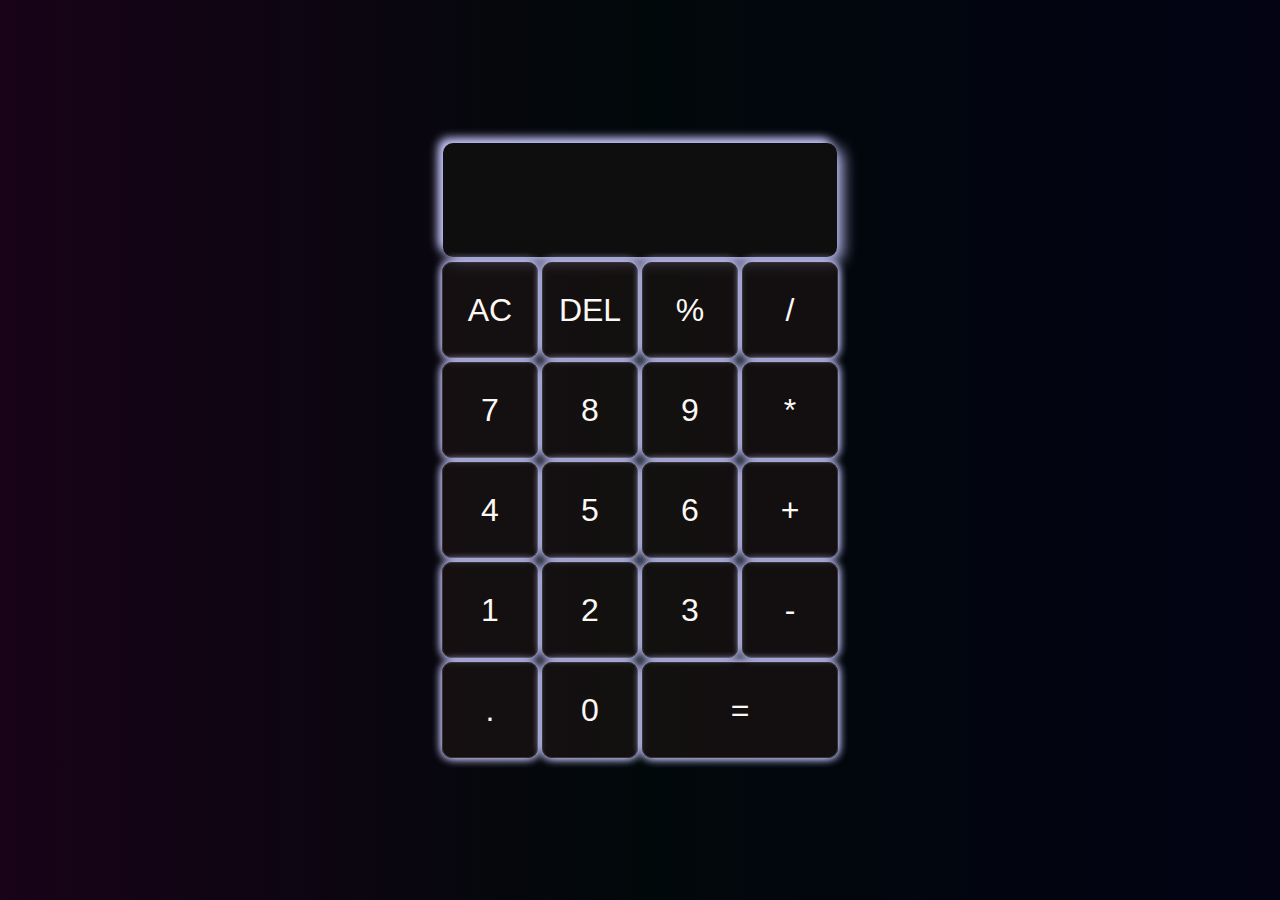
<file: Calculator site/index.html>
<!DOCTYPE html>
<html lang="en">

<head>
    <meta charset="UTF-8" />
    <meta name="viewport" content="width=device-width, initial-scale=1.0" />
    <title>Calculator</title>
    <link rel="stylesheet" href="style.css" />
    <script src="script.js" defer></script>
</head>

<body>
    <div class="calculator">
        <div class="output">
            <div data-prev-operand class="screen-up"></div>
            <div data-curr-operand class="screen-down"></div>
        </div>
        <button data-all-clear>AC</button>
        <button data-delete>DEL</button>
        <button data-operator>%</button>
        <button data-operator>/</button>

        <button data-number>7</button>
        <button data-number>8</button>
        <button data-number>9</button>
        <button data-operator>*</button>

        <button data-number>4</button>
        <button data-number>5</button>
        <button data-number>6</button>
        <button data-operator>+</button>

        <button data-number>1</button>
        <button data-number>2</button>
        <button data-number>3</button>
        <button data-operator>-</button>

        <button data-number>.</button>
        <button data-number>0</button>
        <button class="span-two" data-equals>=</button>
    </div>
</body>

</html>
</file>
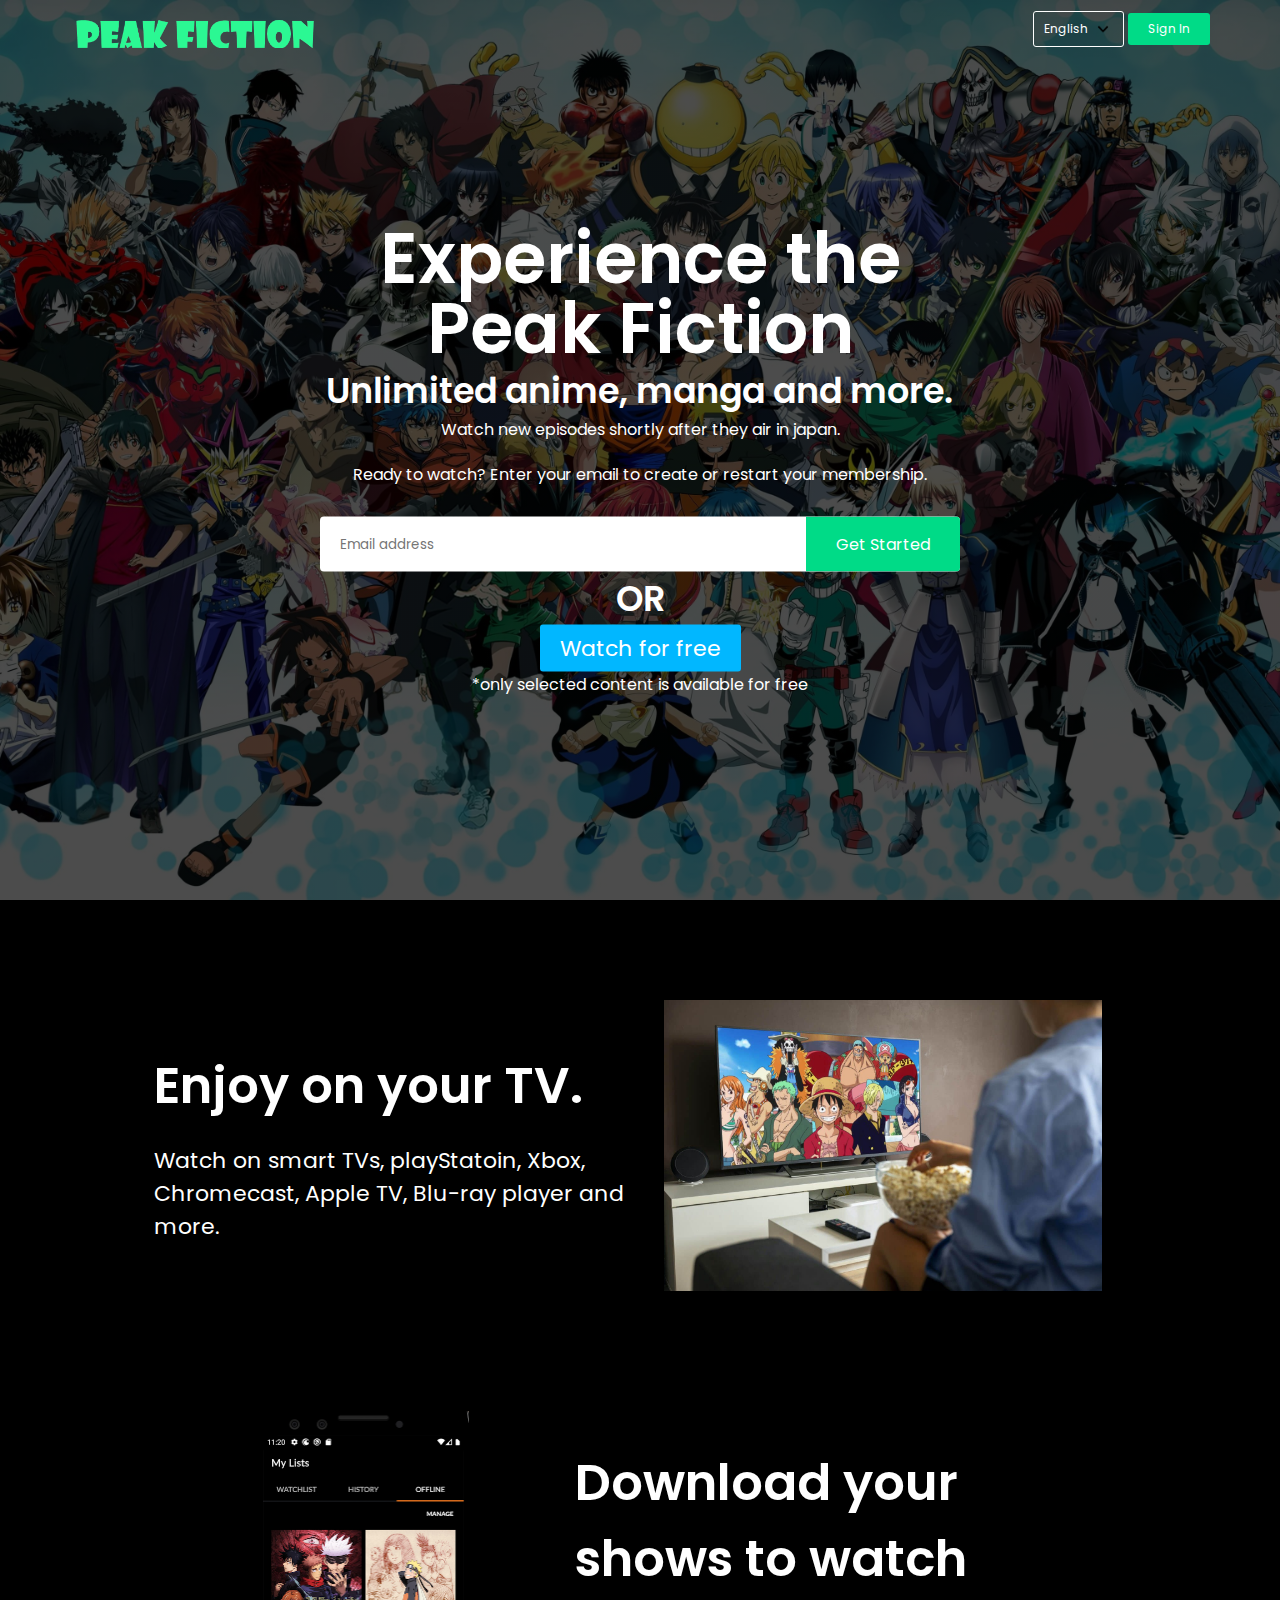
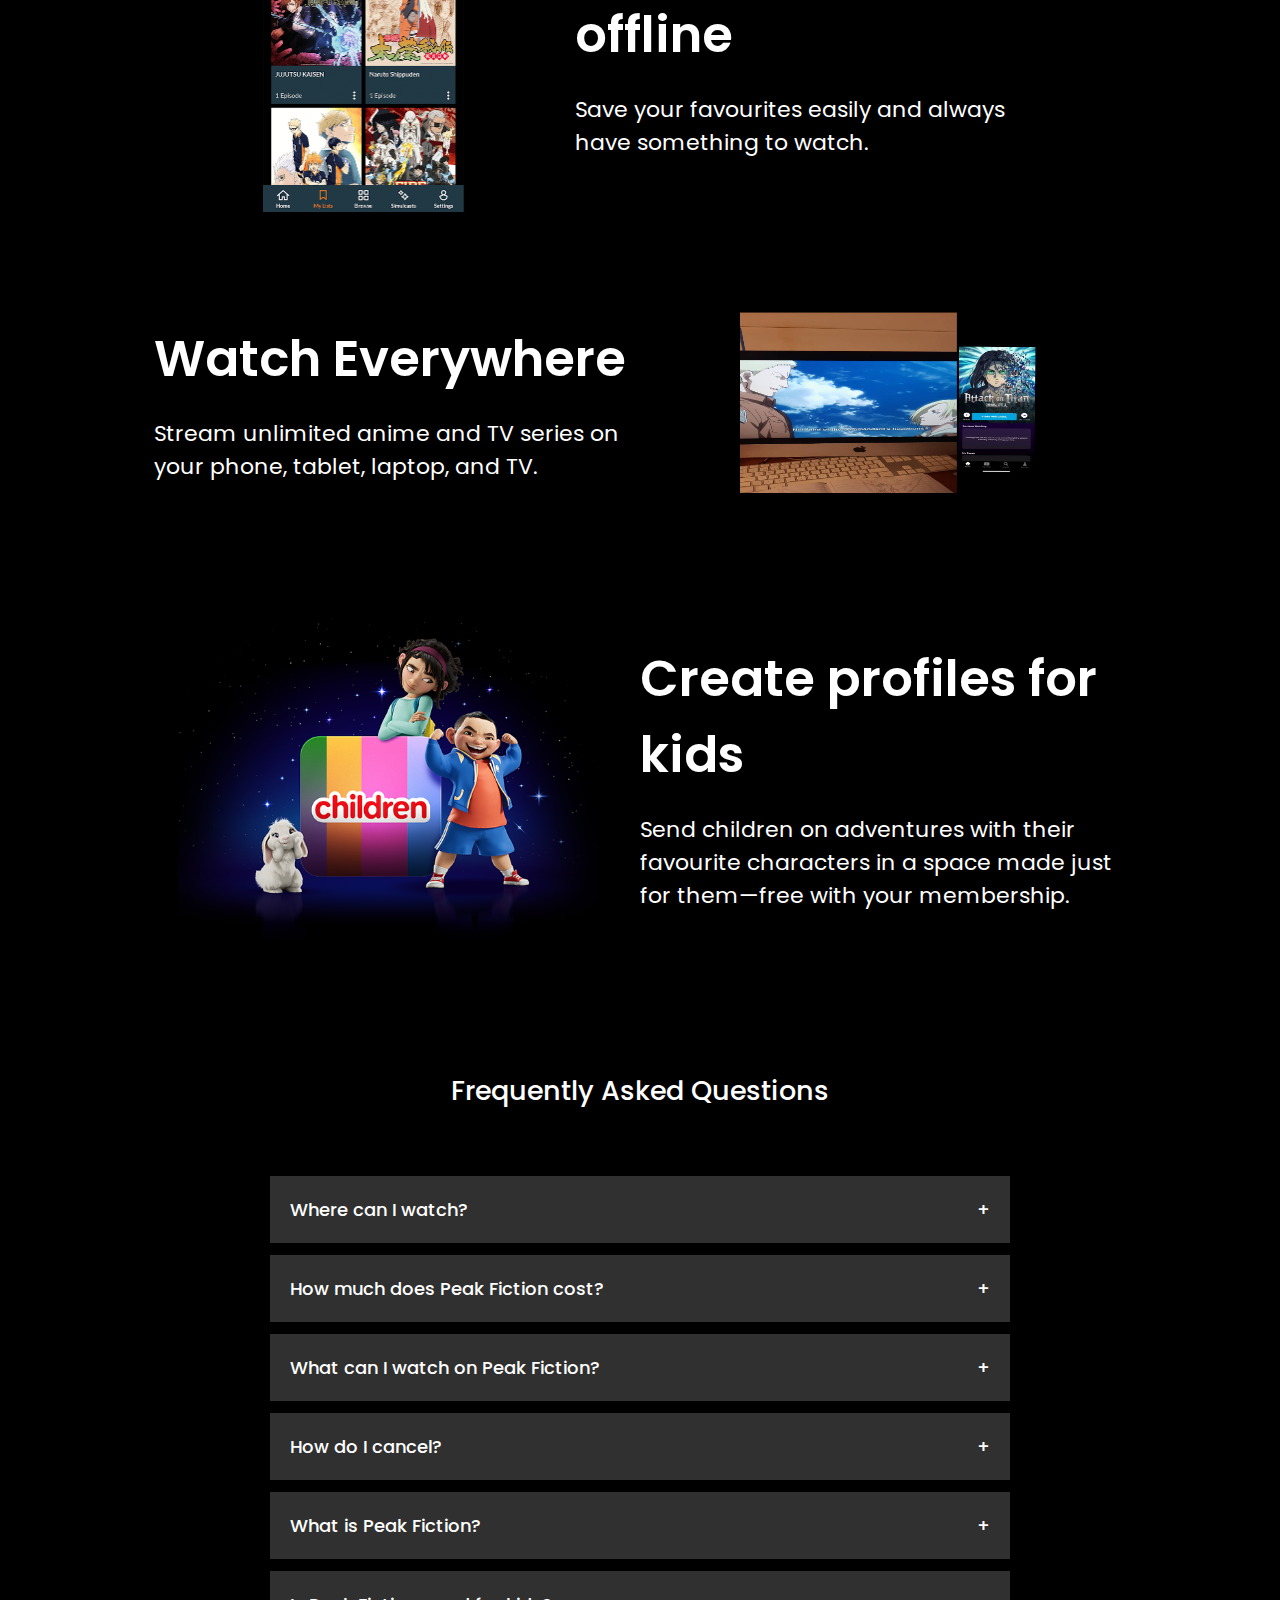
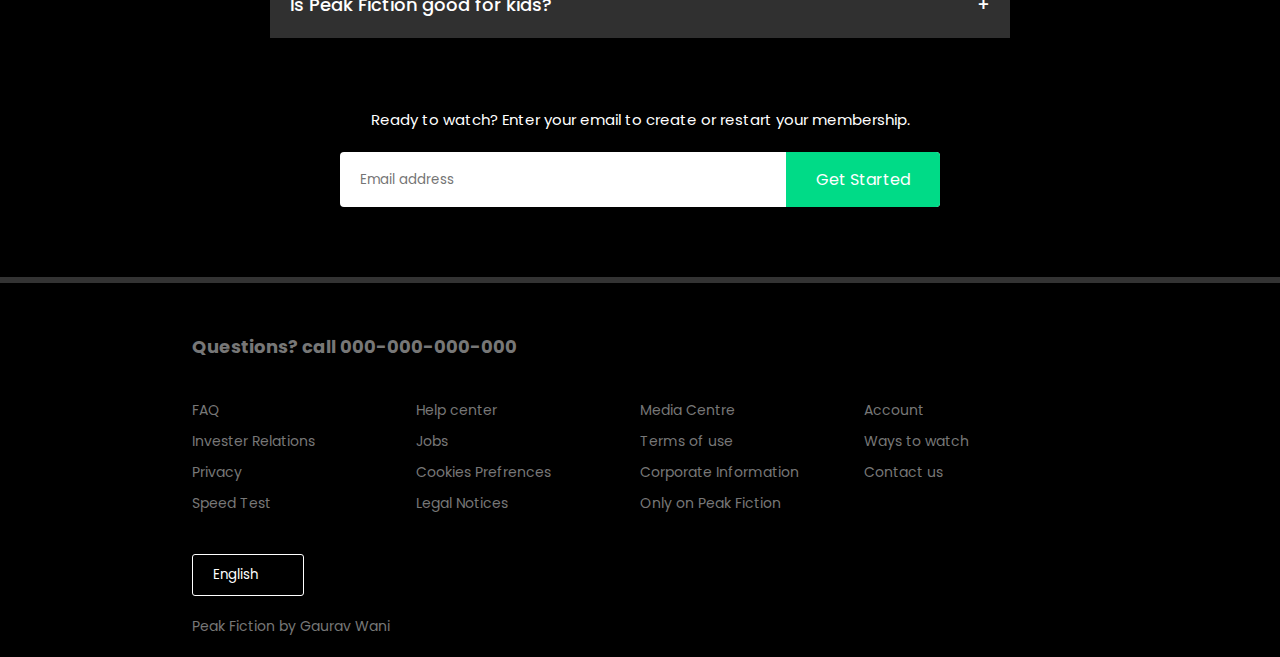
<file: Landing 2/index.html>
<!DOCTYPE html>
<html lang="en">

<head>
    <meta charset="UTF-8">
    <meta name="viewport" content="width=device-width, initial-scale=1.0">
    <title>Peak Fiction</title>
    <link rel="stylesheet" href="style.css">

</head>

<body>
    <div class="header">
        <nav>
            <img src="images/logo3.png" class="logo">
            <div>
                <button class="lang-btn">English <img src="images/down-arrow.png"></button>
                <button class="sign-btn">Sign In</button>
            </div>
        </nav>
        <div class="header-content">
            <h1>Experience the Peak Fiction</h1>
            <h2>Unlimited anime, manga and more.</h2>
            <h4>Watch new episodes shortly after they air in japan.</h4>
            <p>Ready to watch? Enter your email to create or restart your membership.</p>
            <form class="email-signup">
                <input type="email" placeholder="Email address" required>
                <button type="submit">Get Started</button>
            </form>
            <h2>OR</h2>
            <button class="free-btn">Watch for free</button>
            <p>*only selected content is available for free</p>

        </div>
    </div>

    <div class="features">
        <div class="row">
            <div class="text-col">
                <h2>Enjoy on your TV.</h2>
                <p>Watch on smart TVs, playStatoin, Xbox, Chromecast, Apple TV, Blu-ray player and more.</p>
            </div>
            <div class="img-col">
                <img src="images/img1.png">
            </div>
        </div>

        <div class="row">
            <div class="img-col1">
                <img src="images/downloaded.png">
            </div>
            <div class="text-col">
                <h2>Download your shows to watch offline</h2>
                <p>Save your favourites easily and always have something to watch.
                </p>
            </div>

        </div>

        <div class="row">
            <div class="text-col">
                <h2>Watch Everywhere</h2>
                <p>Stream unlimited anime and TV series on your phone, tablet, laptop, and TV.</p>
            </div>
            <div class="img-col">
                <img src="images/everywhere.png">
            </div>
        </div>

        <div class="row">
            <div class="img-col">
                <img src="images/child.png">
            </div>
            <div class="text-col">
                <h2>Create profiles for kids
                </h2>
                <p>Send children on adventures with their favourite characters in a space made just for them—free with your membership.</p>
            </div>
        </div>
    </div>

    <div class="faq">
        <h2>Frequently Asked Questions</h2>
        <ul class="accordion">
            <li>
                <input type="radio" name="accordion" id="first">
                <label for="first">Where can I watch?</label>
                <div class="content">
                    <p>Lorem ipsum dolor sit amet consectetur adipisicing elit. Veritatis saepe in eos illo eligendi. Ad provident dolores distinctio repudiandae excepturi amet optio.</p>
                </div>
            </li>

            <li>
                <input type="radio" name="accordion" id="second">
                <label for="second">How much does Peak Fiction cost?</label>
                <div class="content">
                    <p>Lorem ipsum dolor sit amet consectetur adipisicing elit. Veritatis saepe in eos illo eligendi. Ad provident dolores distinctio repudiandae excepturi amet optio.</p>
                </div>
            </li>
            <li>
                <input type="radio" name="accordion" id="third">
                <label for="third">What can I watch on Peak Fiction?</label>
                <div class="content">
                    <p>Lorem ipsum dolor sit amet consectetur adipisicing elit. Veritatis saepe in eos illo eligendi. Ad provident dolores distinctio repudiandae excepturi amet optio.</p>
                </div>
            </li>
            <li>
                <input type="radio" name="accordion" id="fourth">
                <label for="fourth">How do I cancel?</label>
                <div class="content">
                    <p>Lorem ipsum dolor sit amet consectetur adipisicing elit. Veritatis saepe in eos illo eligendi. Ad provident dolores distinctio repudiandae excepturi amet optio.</p>
                </div>
            </li>

            <li>
                <input type="radio" name="accordion" id="fifth">
                <label for="fifth">What is Peak Fiction?</label>
                <div class="content">
                    <p>Lorem ipsum dolor sit amet consectetur adipisicing elit. Veritatis saepe in eos illo eligendi. Ad provident dolores distinctio repudiandae excepturi amet optio.</p>
                </div>
            </li>
            <li>
                <input type="radio" name="accordion" id="sixth">
                <label for="sixth">Is Peak Fiction good for kids?</label>
                <div class="content">
                    <p>Lorem ipsum dolor sit amet consectetur adipisicing elit. Veritatis saepe in eos illo eligendi. Ad provident dolores distinctio repudiandae excepturi amet optio.</p>
                </div>
            </li>
        </ul>
        <small>Ready to watch? Enter your email to create or restart your membership.</small>
        <form class="email-signup">
            <input type="email" placeholder="Email address" required>
            <button type="submit">Get Started</button>
        </form>

    </div>

    <div class="footer">
        <h2>Questions? call 000-000-000-000</h2>

        <div class="row">
            <div class="col">
                <a href="#">FAQ</a>
                <a href="#">Invester Relations</a>
                <a href="#">Privacy</a>
                <a href="#">Speed Test</a>
            </div>
            <div class="col">
                <a href="#">Help center</a>
                <a href="#">Jobs</a>
                <a href="#">Cookies Prefrences</a>
                <a href="#">Legal Notices</a>
            </div>
            <div class="col">
                <a href="#">Media Centre</a>
                <a href="#">Terms of use</a>
                <a href="#">Corporate Information</a>
                <a href="#">Only on Peak Fiction</a>
            </div>
            <div class="col">
                <a href="#">Account</a>
                <a href="#">Ways to watch</a>
                <a href="#">Contact us</a>
                
            </div>
        </div>
        <button class="lang-btn">English <img src="images/down-arrow.png"></button>

        <p class="copyright-txt">Peak Fiction by Gaurav Wani</p>
    </div>


</body>

</html>
</file>
<file: Calculator site/style.css>
*, *::before, *::after{
    box-sizing: border-box;
    font-family:'Franklin Gothic Medium', 'Arial Narrow', Arial, sans-serif;
    font-weight:normal;
}

body{
    padding: 0;
    margin: 0;
    background: linear-gradient(to right, rgb(24, 3, 24), rgb(1, 8, 10),rgb(3, 3, 20));
}
.calculator{
    display: grid;
    justify-content: center;
    align-content: center;
    min-height: 100vh;
    grid-template-columns: repeat(4,100px);
    grid-template-rows: minmax(120px, auto) repeat(5,100px);
    
}

.calculator > button{
    cursor: pointer;
    color: rgb(252, 248, 244);
    font-size: 2rem;
    border: 1px solid rgb(54, 50, 50);
    outline: none;
    background-color: rgba(26, 19, 19, 0.75);
    border-radius: 10px;
    margin: 2px;
    box-shadow: -0px -0px 10px rgba(200, 200, 255, 2),0px 0px 10px rgba(200,200,255,2);
}
.calculator >button:hover{
    background-color: rgba(44, 40, 40, 0.9);
    color: aqua;
}
.span-two{
    grid-column: span 2;
}

.output{
    grid-column: 1/-1;
    background-color: rgb(15, 14, 14);
    display: flex;
    align-items: flex-end;
    justify-content: space-between;
    flex-direction: column;
    padding: 10px;
    word-wrap: break-word;
    word-break: break-all;
    border-radius: 10px;
    margin: 3px;

    box-shadow: -5px -5px 10px rgba(200, 200, 255, 2),5px 5px 15px rgba(200,200,255,2);
}

.output .screen-up{
    color: rgb(238, 228, 228);
    font-size: 1.5rem;

}
.output .screen-down{
    color: rgba(250, 253, 253, 0.966);
    font-size: 2.5rem;
}
</file>
<file: Landing 2/style.css>
@import url('https://fonts.googleapis.com/css2?family=EB+Garamond:wght@600&family=Poppins:wght@500&display=swap');
*{
    margin: 0;
    padding: 0;
    font-family: 'Poppins', sans-serif;
    box-sizing: border-box;
}
body{
    background: #000;
    color: white;
}

.header{
    width: 100%;
    height: 100vh;
    background-image: linear-gradient(rgba(0,0,0,0.7),rgba(0,0,0,0.7)), url(images/header-image.png);
    background-size: cover;
    background-position: center;
    padding: 10ox, 8%;
    position: relative;
}
nav{
    display: flex;
    align-items: center;
    justify-content: space-between;
    padding: 10px 70px;

}
.logo{
    width: 250px;
    cursor: pointer;
}
nav button{
    border: 0;
    outline: 0;
    background: #00db87;
    color: #fff;
    padding: 7px 20px;
    font-size: 12px;
    border-radius: 3px;
    cursor: pointer;
}
.lang-btn{
    display: inline-flex;
    align-items: center;
    background: transparent;
    border: 1px solid #fff;
    padding: 7px 10px;
    border-radius: 3px;
    cursor: pointer;
}
.lang-btn img{
     width: 20px;
     margin-left: 5px;
     
}

.header-content{
    position: absolute;
    top: 40%;
    left: 50%;
    transform: translate(-50%, -50%);
    text-align: center;
    margin-top: 100px;
}

.header-content h1{
    font-size: 70px;
    line-height: 70px;
    font-weight: 600;
    max-width: 650px;

}
.header-content h2{
    font-size: 35px;
    font-weight: 600;

}
.header-content h4{
    font-weight: 400;
    margin-bottom: 20px;
}

.email-signup{
    background: #fff;
    border-radius: 4px;
    display: flex;
    align-items: center;
    margin-top: 30px;
    overflow: hidden;
}

.email-signup input{
    flex: 1;
    border: 0;
    outline: 0;
    margin-left: 20px;

}

.email-signup button{
    background: #00db87;
    border: 0;
    outline: 0;
    color: #fff;
    font-size: 16px;
    cursor: pointer;
    padding: 15px 30px;
}

.free-btn{
    border: 0;
    outline: 0;
    background: #01b7ff;
    color: #fff;
    padding: 7px 20px;
    font-size: 22px;
    border-radius: 3px;
    cursor: pointer;
}

/* ------features-------- */
.features{
    padding: 50px 12%;
    font-size: 22px;

}

.row{
    display: flex;
    width: 100%;
    align-items: center;
    flex-wrap: wrap;
    padding: 50px 0;
}

.text-col{
    flex-basis: 50%;
    margin-bottom: 20px;
    font-family: 'Poppins', sans-serif;

}

.img-col{
    flex-basis: 50%;
    margin-bottom: 20px;
}

.img-col img{
    display: block;
    width: 90%;
    margin: auto;
}

.features h2{
    font-size: 50px;
    font-weight: 600;
    margin-bottom: 20px;
}

.img-col1 img{
    display: block;
    height: 10%;
    width: 50%;
    margin: auto;
}

.faq{
    padding: 10px 12px;
    text-align: center;
    font-size: 18px;
}

.faq h2{
    font-weight: 500;
    font-style: 40px;
}

.accordion{
    margin: 60px auto;
    width: 100%;
    max-width: 750px;
}

.accordion li{
    list-style: none;
    width: 100%;
    padding: 5px;
}

.accordion li label{
    display: flex;
    align-items: center;
    padding: 20px;
    font-size: 18px;
    font-weight: 500;
    background: #303030;
    margin-bottom: 2px;
    cursor: pointer;
    position: relative;
}

label::after{
    content:'+';
    font-style: 34px;
    position: absolute;
    right: 20px;
    transition: transform 0.5s;
}
input[type="radio"]{
    display: none;
}

.accordion .content{
    background: #303030;
    text-align: left;
    padding: 0 20px;
    max-height: 0;
    overflow: hidden;
    transition: max-height 0.5s, padding 0.5s;

}

.accordion input[type="radio"]:checked + label + .content{
    max-height: 600px;
    padding: 30px;
}
.accordion input[type="radio"]:checked + label::after{
    transform: rotate(135deg);
}

.faq .email-signup{
    max-width: 600px;
    margin: 20px auto 60px;

}
faq small{
    font-size: 30px;
}

/* ---Footer--- */

.footer{
    padding: 50px 15% 10px;
    border-top: 6px solid #333;
    color: #777;

}

.footer h2{
    font-size: 18px;
    font-weight: 400px;
    margin-bottom: 30px;

}

.footer .col{
    flex-basis: 25%;
    flex-grow: 1;
    margin-bottom: 20px;
}

.footer .col a{
    display: block;
    text-decoration: none;
    color: #777;
    font-size: 14px;
    margin-bottom: 10px;
}

.footer .row{
    align-items: flex-start;
    padding: 10px 0;
}

.footer .lang-btn{
    color: #fff;
    padding: 10px 20px;
    border-radius: 3px;

}



.copyright-txt{
    font-size: 14px;
    margin-top: 20px;
    margin-bottom: 10px     ;
}

/* *******media queries for small screen */
@media only screen and (max-width:600px){
    .logo{
        width:100px;
    }
    nav button{
        padding: 2px 5px;
    }
    nav .lang-btn{
        padding: 2px 4px;
    }
    .header-content{
        position: unset;
        transform: none;
        padding-top:0;

    }
    .header-content h1{
        font-size: 27px;
    }
    .header-content h2{
        font-size: 20px;
    }
    .email-signup button{
        font-size: 12px;
        padding: 10px 15px;
    }
    .text-col, .img-col{
        flex-basis: 100%;
    }
    
    .features h2{
        font-size: 30px;
    }
    .features p{
        font-size: 15px;
    }
    .row:nth-child(2), .row:nth-child(4){
        flex-direction: column-reverse;
    }
    .features .row{
        padding: 10px 0;
    }
    .faq h2{
        font-size: 20px;
    }
    .accordion .content{
        font-size: 14px;
    }
    .accordion li label{
        padding: 10px;
        font-size: 14px     ;
    }
    label::after{
        font-size: 22px;
    }
}
</file>
